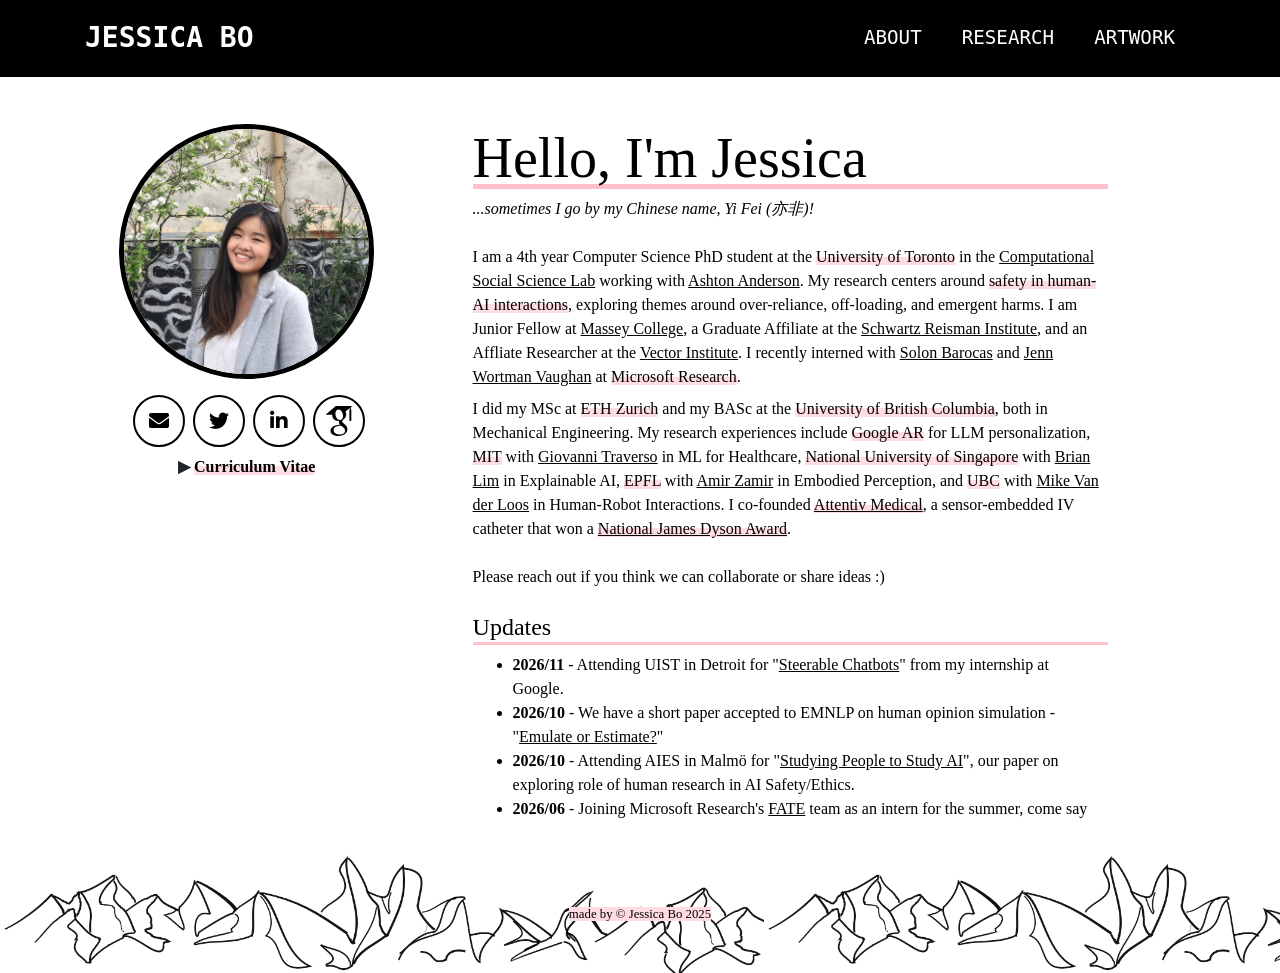
<file: index.html>
<!DOCTYPE html>
<html lang="en">

<head>

  <meta charset="utf-8">
  <meta name="viewport" content="width=device-width, initial-scale=1, shrink-to-fit=no">
  <meta property='og:title' content="Jessica Bo | Personal Website"/>
  <meta property='og:image' content="img/mountains_preview.png"/>

  <title>Jessica Bo</title>
  <meta content="" name="descriptison">
  <meta content="" name="keywords">

  <!-- Custom fonts for this theme -->
  <link href="vendor/fontawesome-free/css/all.min.css" rel="stylesheet" type="text/css">
  <link href="https://fonts.googleapis.com/css?family=Dosis:400,700" rel="stylesheet" type="text/css">
  <link href="https://fonts.googleapis.com/css?family=Montserrat:400,700" rel="stylesheet" type="text/css">
  <link href="https://fonts.googleapis.com/css?family=Lato:400,700,400italic,700italic" rel="stylesheet" type="text/css">

  <!-- Favicons -->
  <link rel="shortcut icon" href="favicon.ico" type="image/x-icon">
  <link rel="icon" href="favicon.ico" type="image/x-icon">
  <link rel="stylesheet" href="assets/academicons-1.9.4/css/academicons.min.css"/>

  <!-- Theme CSS -->
  <link href="css/freelancer.css" rel="stylesheet">

</head>

<body id="page-top">

  <!-- Navigation -->
  <nav class="navbar navbar-expand-lg bg-secondary text-uppercase fixed-top" id="mainNav">
    <div class="container">
      <a class="navbar-brand js-scroll-trigger" href="index.html">Jessica Bo</a>
      <button class="navbar-toggler navbar-toggler-right text-uppercase bg-secondary text-white rounded" type="button" data-toggle="collapse" data-target="#navbarResponsive" aria-controls="navbarResponsive" aria-expanded="false" aria-label="Toggle navigation">
        Menu
        <i class="fas fa-bars"></i>
      </button>
      <div class="collapse navbar-collapse" id="navbarResponsive">
        <ul class="navbar-nav ml-auto">
          <li class="nav-item mx-0 mx-lg-1">
            <a class="nav-link py-3 px-0 px-lg-3 rounded js-scroll-trigger large" href="index.html">About</a>
          </li>
          <li class="nav-item mx-0 mx-lg-1">
            <a class="nav-link py-3 px-0 px-lg-3 rounded js-scroll-trigger large" href="research.html">Research</a>
          </li>
          <li class="nav-item mx-0 mx-lg-1">
            <a class="nav-link py-3 px-0 px-lg-3 rounded js-scroll-trigger large" href="portfolio.html">Artwork</a>
          </li>
        </ul>
      </div>
    </div>
  </nav>

  <!-- Masthead -->
  <header class="masthead bg-primary text-center">
    <div class="container">
      <div class="row">
        <div class="col-md-3 element">
          <!-- Masthead Avatar Image -->
          <img class="masthead-avatar img-fluid rounded-circle mb-2" src="img/jessica.JPG" alt="">

          <div class="mt-2 mb-1 text-center">
            <a class="btn btn-outline-primary btn-social ml-1 mb-1" href="mailto:jbo@cs.toronto.edu">
              <i class="fas fa-envelope"></i>
            </a>
            <a class="btn btn-outline-primary btn-social ml-1 mb-1" href="https://twitter.com/jbo_twt", target="blank">
              <i class="fab fa-fw fa-twitter"></i>
            </a>
            <a class="btn btn-outline-primary btn-social ml-1 mb-1" href="https://www.linkedin.com/in/jessica-bo/" target="_blank">
              <i class="fab fa-fw fa-linkedin-in"></i>
            </a>
            <a class="btn btn-outline-primary btn-social ml-1 mb-1" href="https://scholar.google.com/citations?user=fTKVUJsAAAAJ&hl=en" target="_blank"> 
              <i class="ai ai-google-scholar ai-2x"></i>
            </a>
<!--             <a class="btn btn-outline-primary btn-social ml-1 mb-1" href="https://github.com/jessica-bo" target="_blank">
              <i class="fab fa-github"></i>
            </a> -->
 <!--            <a class="btn btn-outline-primary btn-social ml-1 mb-1" href="https://www.youtube.com/channel/UCHhxFUDgcFTMIKTqSRzRgJA" target="_blank">
              <i class="fab fa-youtube"></i>
            </a> -->
          </div>

          <div class="mb-2 font-weight-bold"> ▶ 
            <a href="documents/Jessica_YiFei_Bo_CV.pdf" target="_blank">
              <highlight>Curriculum Vitae</highlight>
            </a>
          </div>

        </div>


        <div class="col-md-7 element text-left text-black">
          <h2 class="masthead-heading mt-2">Hello, I'm Jessica </h2>
          <p><i>...sometimes I go by my Chinese name, Yi Fei (亦非)!</i></p>
          <p class="mt-4"> I am a 4th year Computer Science PhD student at the <highlight>University of Toronto</highlight> in the <a href="https://csslab.cs.toronto.edu/" target="blank" class="font-underline">Computational Social Science Lab</a> working with <a href="https://www.cs.toronto.edu/~ashton/" target="_blank" class="font-underline">Ashton Anderson</a>. My research centers around <highlight>safety in human-AI interactions</highlight>, exploring themes around over-reliance, off-loading, and emergent harms. I am Junior Fellow at <a href="https://www.masseycollege.ca/" target="blank" class="font-underline">Massey College</a>, a Graduate Affiliate at the <a href="https://srinstitute.utoronto.ca/" target="blank" class="font-underline">Schwartz Reisman Institute</a>, and an Affliate Researcher at the <a href="https://vectorinstitute.ai/" target="blank" class="font-underline">Vector Institute</a>. I recently interned with <a href="https://www.microsoft.com/en-us/research/people/solon/" target="blank" class="font-underline">Solon Barocas</a> and <a href="https://www.microsoft.com/en-us/research/people/jenn/" target="blank" class="font-underline">Jenn Wortman Vaughan</a> at <highlight>Microsoft Research</highlight>.

          <p >I did my MSc at <highlight>ETH Zurich</highlight> and my BASc at the <highlight>University of British Columbia</highlight>, both in Mechanical Engineering. My research experiences include <highlight>Google AR</highlight> for LLM personalization, <highlight>MIT</highlight> with <a href="https://meche.mit.edu/people/faculty/cgt20@mit.edu" target="_blank" class="font-underline">Giovanni Traverso</a> in ML for Healthcare, <highlight>National University of Singapore</highlight> with <a href="https://www.brianlim.net/" target="_blank" class="font-underline">Brian Lim</a> in Explainable AI, <highlight>EPFL</highlight> with <a href="https://vilab.epfl.ch/" target="_blank" class="font-underline">Amir Zamir</a> in Embodied Perception, and <highlight>UBC</highlight> with <a href="https://caris.mech.ubc.ca/" class="font-underline">Mike Van der Loos</a> in Human-Robot Interactions. 
           I co-founded <a href="https://www.attentivmedical.com/" target="_blank" class="font-underline"><highlight>Attentiv Medical</highlight></a>, a sensor-embedded IV catheter that won a <a href="https://www.dysoncanada.ca/en/newsroom/overview/press-release/2020-james-dyson-award-winner" target="_blank" class="font-underline"><highlight>National James Dyson Award</highlight></a>. 

          <p class="mt-4"> Please reach out if you think we can collaborate or share ideas :)</p>


          <div>
            <h3 class="masthead-subheading mt-4">Updates</h3>
              <ul class="updates-list">
                <li><b>2026/11</b> - Attending UIST in Detroit for "<a href="https://arxiv.org/abs/2505.04260" target="blank" class="font-underline">Steerable Chatbots</a>" from my internship at Google.</li>
                <li><b>2026/10</b> - We have a short paper accepted to EMNLP on human opinion simulation - "<a href="https://aclanthology.org/2026.findings-emnlp.1379/" target="blank" class="font-underline">Emulate or Estimate?</a>"</li>
                <li><b>2026/10</b> - Attending AIES in Malmö for "<a href="https://arxiv.org/abs/2608.05656" target="blank" class="font-underline">Studying People to Study AI</a>", our paper on exploring role of human research in AI Safety/Ethics.</li>
                <li><b>2026/06</b> - Joining Microsoft Research's <a href="https://www.microsoft.com/en-us/research/theme/fate/" target="blank" class="font-underline">FATE</a> team as an intern for the summer, come say hi if you're in NYC!</li>
                <li><b>2026/04</b> - Our study on the <a href="https://arxiv.org/abs/2510.03667" target="blank" class="font-underline">impacts of LLM sycophancy on novices</a> is accepted to CHI 2026 (with an Honourable Mention!). I'll also be at the BiAlign and HEAL workshops.</li>
                <li><b>2026/03</b> - Our paper on <a href="https://arxiv.org/abs/2601.13188" target="blank" class="font-underline">perceptions and practices in AI Companion relationships</a> is accepted to FAccT 2026 --> check out the <a href="https://zxnnic.github.io/ai-companion" target="blank" class="font-underline">project website for our zine</a>!</li>
                <li><b>2026/02</b> - Presented our <a href="https://arxiv.org/abs/2602.22070" target="blank" class="font-underline">paper</a> on LLM exhibiting inconsistent trust towards other agents at <a href="iaseai.org/our-programs/iaseai26" target="blank" class="font-underline">IASEAI 2026</a> in Paris</li>
                <li><b>2025/07</b> - Awarded the <a href="https://vanier.gc.ca/en/scholar_search-chercheur_recherche_2025.html" target="blank" class="font-underline">Vanier Canada Graduate Scholarship</a> (only recipient from UofT CS) for my proposed PhD research!</li>
                <li><b>2025/06</b> - Renewed my Walter C. Sumner Memorial Fellowship for another year.</li>
                <li><b>2025/05</b> - "<a href="https://arxiv.org/abs/2412.15584" target="blank" class="font-underline">To Rely or Not to Rely</a>?", our paper on appropriate reliance for LLMs, received Honourable Mention at CHI 2025! We also have a short paper "<a href="https://arxiv.org/pdf/2505.08063" target="blank" class="font-underline">Who's the Leader</a>?" in the Tools-for-Thoughts Workshop.</li>
                <li><b>2024/10</b> - In Pittsburgh for UIST and AAAI HCOMP (presenting our recent paper on <a href="https://papers.ssrn.com/sol3/papers.cfm?abstract_id=4940162" target="blank" class="font-underline">LLM Disclosures & Disclaimers</a>)!</li>
                <li><b>2024/06</b> - I'll be joining the Schwartz Reisman Institute as a <a href="https://srinstitute.utoronto.ca/news/sri-announces-2024-fellowship-recipients" target="blank" class="font-underline">Graduate Fellow.</a></li>
                <li><b>2024/06</b> - Received the Ontario Graduate Scholarship and the Walter C. Sumner Memorial Fellowship.</li>
                <li><b>2024/02</b> - Received the Wolfond Scholarship from the CS department.</li>
                <li><b>2024/01</b> - <a href="documents/incrementalXAI.pdf" target="_blank" class="font-underline">Incremental XAI</a> from my internship at NUS is accepted to CHI 2024.</li>
                <li><b>2023/09</b> - Started PhD at University of Toronto!</li>
              </ul>
          </div>

        </div>

      </div>
    </div>
  </header>

  <!-- Copyright Section -->
  <section class="copyright text-center">
    <div class="pt-5 pb-5" style="background-image: url('img/mountains.png'); background-size: contain, cover; background-repeat: repeat-x;">
      <small class="mt-5"><fulllight>made by © Jessica Bo 2025</fulllight></small>
    </div>
  </section>

  <!-- Bootstrap core JavaScript -->
  <script src="vendor/jquery/jquery.min.js"></script>
  <script src="vendor/bootstrap/js/bootstrap.bundle.min.js"></script>

  <!-- Plugin JavaScript -->
  <script src="vendor/jquery-easing/jquery.easing.min.js"></script>

  <!-- Custom scripts for this template -->
  <script src="js/freelancer.min.js"></script>

</body>

</html>
</file>
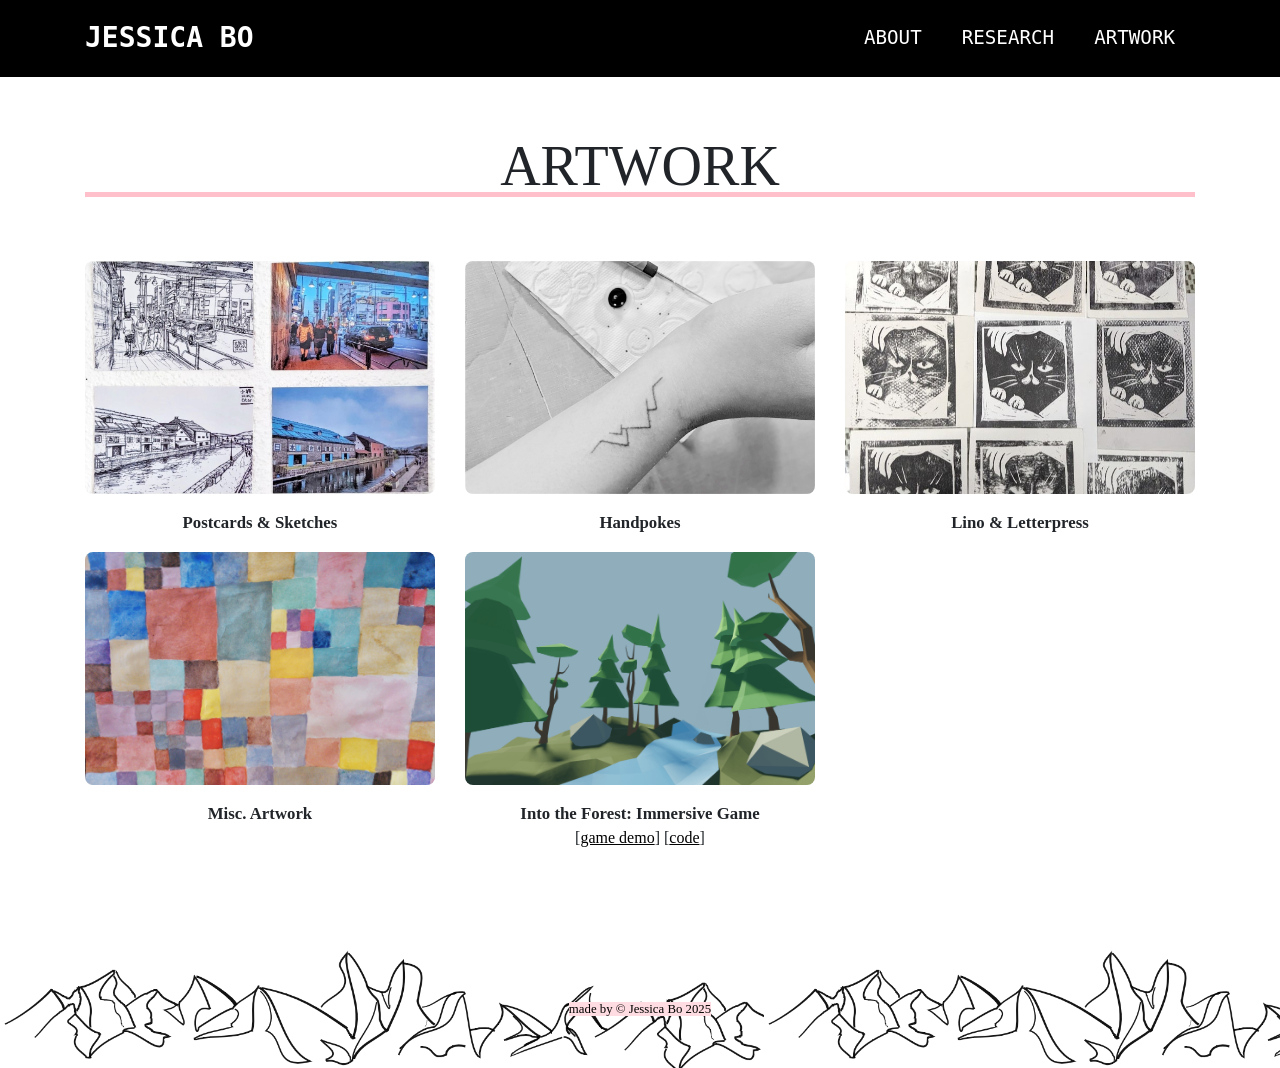
<file: portfolio.html>
<!DOCTYPE html>
<html lang="en">

<head>

  <meta charset="utf-8">
  <meta name="viewport" content="width=device-width, initial-scale=1, shrink-to-fit=no">
  <meta property='og:title' content="Jessica Bo | Personal Website"/>
  <meta property='og:image' content="img/mountains_preview.png"/>

  <title>Jessica Bo | Artwork</title>
  <meta content="" name="descriptison">
  <meta content="" name="keywords">

  <!-- Custom fonts for this theme -->
  <link href="vendor/fontawesome-free/css/all.min.css" rel="stylesheet" type="text/css">
  <link href="https://fonts.googleapis.com/css?family=Dosis:400,700" rel="stylesheet" type="text/css">
  <link href="https://fonts.googleapis.com/css?family=Montserrat:400,700" rel="stylesheet" type="text/css">
  <link href="https://fonts.googleapis.com/css?family=Lato:400,700,400italic,700italic" rel="stylesheet" type="text/css">

  <!-- Favicons -->
  <link rel="shortcut icon" href="favicon.ico" type="image/x-icon">
  <link rel="icon" href="favicon.ico" type="image/x-icon">

  <!-- Theme CSS -->
  <link href="css/freelancer.css" rel="stylesheet">

</head>

<body id="page-top">

  <!-- Navigation -->
  <nav class="navbar navbar-expand-lg bg-secondary text-uppercase fixed-top" id="mainNav">
    <div class="container">
      <a class="navbar-brand js-scroll-trigger" href="#page-top">Jessica Bo</a>
      <button class="navbar-toggler navbar-toggler-right text-uppercase bg-secondary text-white rounded" type="button" data-toggle="collapse" data-target="#navbarResponsive" aria-controls="navbarResponsive" aria-expanded="false" aria-label="Toggle navigation">
        Menu
        <i class="fas fa-bars"></i>
      </button>
      <div class="collapse navbar-collapse" id="navbarResponsive">
        <ul class="navbar-nav ml-auto">
          <li class="nav-item mx-0 mx-lg-1">
            <a class="nav-link py-3 px-0 px-lg-3 rounded js-scroll-trigger large" href="index.html">About</a>
          </li>
          <li class="nav-item mx-0 mx-lg-1">
            <a class="nav-link py-3 px-0 px-lg-3 rounded js-scroll-trigger large" href="research.html">Research</a>
          </li>
          <li class="nav-item mx-0 mx-lg-1">
            <a class="nav-link py-3 px-0 px-lg-3 rounded js-scroll-trigger large" href="portfolio.html">Artwork</a>
          </li>
        </ul>
      </div>
    </div>
  </nav>


  <!-- Portfolio Section -->
  <section class="page-section portfolio" id="portfolio">
    <div class="container">

      <!-- Portfolio Section Heading -->
      <h1 class="page-section-heading text-center text-uppercase">Artwork</h1>

      <div class="row mt-5 mb-6">

        <div class="col-md-6 col-lg-4">
          <div class="portfolio-item mx-auto" data-toggle="modal" data-target="#postcards">
            <div class="portfolio-item-caption d-flex align-items-center justify-content-center h-100 w-100">
              <div class="portfolio-item-caption-content text-center">
                <p>Sketches and pictures from times abroad.</p>
              </div>
            </div>
            <img class="img-fluid" src="img/portfolio/postcards/postcards.jpeg" alt="">
          </div>
          <div class="portfolio-label">Postcards & Sketches</div>
          <!-- <div class="portfolio-skill">freehand sketches</div> -->
        </div>

        <div class="col-md-6 col-lg-4">
          <div class="portfolio-item mx-auto" data-toggle="modal" data-target="#tattoos">
            <div class="portfolio-item-caption d-flex align-items-center justify-content-center h-100 w-100">
              <div class="portfolio-item-caption-content text-center">
                <p>My coolest quarantine hobby.</p>
              </div>
            </div>
            <img class="img-fluid" src="img/portfolio/tattoos/tattoo.jpg" alt="">
          </div>
          <div class="portfolio-label">Handpokes</div>
          <!-- <div class="portfolio-skill">tattooing</div> -->
        </div>

        <div class="col-md-6 col-lg-4">
          <div class="portfolio-item mx-auto" data-toggle="modal" data-target="#lino">
            <div class="portfolio-item-caption d-flex align-items-center justify-content-center h-100 w-100">
              <div class="portfolio-item-caption-content text-center">
                <p>A return to analog arts.</p>
              </div>
            </div>
            <img class="img-fluid" src="img/portfolio/lino/lino.jpg" alt="">
          </div>
          <div class="portfolio-label">Lino & Letterpress</div>
          <!-- <div class="portfolio-skill">freehand sketches</div> -->
        </div>

        <div class="col-md-6 col-lg-4">
          <div class="portfolio-item mx-auto" data-toggle="modal" data-target="#otherart">
            <div class="portfolio-item-caption d-flex align-items-center justify-content-center h-100 w-100">
              <div class="portfolio-item-caption-content text-center">
                <p>A curation of whimsical, half-abandoned art pieces.</p>
              </div>
            </div>
            <img class="img-fluid" src="img/portfolio/otherart/flora.jpg" alt="">
          </div>
          <div class="portfolio-label">Misc. Artwork</div>
          <!-- <div class="portfolio-skill">visual art</div> -->
        </div>

        <div class="col-md-6 col-lg-4">
          <div class="portfolio-item mx-auto" data-toggle="modal" data-target="#forest">
            <div class="portfolio-item-caption d-flex align-items-center justify-content-center h-100 w-100">
              <div class="portfolio-item-caption-content text-center">
                <p>An audio- and visual-immersive escape game set in a mysterious forest.</p>
              </div>
            </div>
            <img class="img-fluid" src="img/portfolio/into_the_forest.png" alt="">
          </div>
          <div class="portfolio-label">Into the Forest: Immersive Game</div>
          <!-- <div class="portfolio-skill">Unity, Blender, visual design, storyboarding</div> -->
          <div class="text-center"> 
            [<a href="intotheforest.html" target="_blank" class="font-underline">game demo</a>]
            <!-- [<highlight><a href="https://youtu.be/q1nEGKHzwJc" target="_blank">video</a></highlight>],  -->
            [<a href="https://github.com/jessica-bo/intotheforest" target="_blank" class="font-underline">code</a>]
          </div>
        </div>

      </div>

    </div>
  </section>

  <!-- Copyright Section -->
  <section class="copyright text-center">
    <div class="pt-5 pb-5" style="background-image: url('img/mountains.png'); background-size: contain, cover; background-repeat: repeat-x;">
      <small class="mt-6"><fulllight>made by © Jessica Bo 2025</fulllight></small>
    </div>
  </section>

  <!-- Portfolio Modals -->

  <div class="portfolio-modal modal fade" id="forest" tabindex="-1" role="dialog" aria-labelledby="forestLabel" aria-hidden="true">
    <div class="modal-dialog modal-xl" role="document">
      <div class="modal-content">
        <button type="button" class="close" data-dismiss="modal" aria-label="Close">
          <span aria-hidden="true">
            <i class="fas fa-times fa-xs"></i>
          </span>
        </button>
        <div class="modal-body">
          <div class="container">
            <div class="row justify-content-center">
              <div class="col-lg-10">
                <h1 class="portfolio-modal-title mb-4 text-center">Into the Forest: Immersive Game</h1>
                <div class="video-container mb-4">
                  <iframe width="560" height="315" src="https://www.youtube.com/embed/q1nEGKHzwJc" frameborder="0" allow="accelerometer; autoplay; encrypted-media; gyroscope; picture-in-picture" allowfullscreen></iframe>
                </div>

<!--                 <div class="large mb-2 font-weight-bold text-center"> ▶ 
                  <a href="intotheforest.html" target="_blank">
                    <highlight>game demo</highlight>
                  </a>, 
                  <a href="https://github.com/jessica-bo/intotheforest" target="_blank">
                    <highlight>code</highlight>
                  </a>
                </div> -->

                <h6 class="large font-weight-bold "><highlight>Motivation: </highlight></h6>
                <p>Achieving full immersion in gaming is difficult but desirable for player engagement. Despite being limited by computation power and the lack of AR/VR hardware, we nevertheless wanted to create an immersive and artistic gaming experience. Moreover, we try to shift the player's emotions from the start to the end of the game by creating gradually crescendoing tension and urgency. We focused on creating the visual and sound systems, as 80% of environmental information comes from vision and 15% comes from hearing. This, "Into the Forest", a first-person escape game set in a cheerfully deceptive forest, was born:</p>
                <p class="font-italic text-center">You wake up in the middle of a forest, no memories of how you got here. But somehow it feels like you’ve been floating through these woods for a long time now. With birdsongs in the background and the sun high, the forest feels alive. Something in the air seems off, however. A tinge of mystery. Well, nothing to do but to venture further. There must be someway home. But soon the bird calls cease, a wispy mist floats, around and into you. Dark clouds blot the sky. Thick clouds infect your mind. Something the air seems off. </p>
                <p class="mb-3 font-italic text-center">The forest feels alive.</p>

<!--                 <h6 class="large font-weight-bold "><highlight>Responsibilities: </highlight></h6>
                <ul>
                  <li>Brainstormed game storyboard and developed early moodboard and concept art</li>
                  <li>Created various low-poly nature assets with Blender</li>
                  <li>Programatically controlled lighting, scene layout, asset arrangement, skybox effects, fog rendering, and win/lose conditions in Unity </li>
                  <li>Collected beta tester feedback and added requested improvements to the game </li>
                </ul>

                <h6 class="large font-weight-bold"><highlight>Collaborators: </highlight></h6>
                <ul>
                  <li>Kevin T. (ETH Zurich Robotics)</li>
                  <li>Andyn O. (Empa)</li>
                </ul> -->
              </div>
            </div>
          </div>
        </div>
      </div>
    </div>
  </div>

  <div class="portfolio-modal modal fade" id="postcards" tabindex="-1" role="dialog" aria-labelledby="postcardsLabel" aria-hidden="true">
    <div class="modal-dialog modal-xl" role="document">
      <div class="modal-content">
        <button type="button" class="close" data-dismiss="modal" aria-label="Close">
          <span aria-hidden="true">
            <i class="fas fa-times fa-xs"></i>
          </span>
        </button>
        <div class="modal-body">
          <div class="container">
            <div class="row justify-content-center">
              <div class="col-lg-10">
                <h1 class="portfolio-modal-title mb-4 text-center">Postcards & Sketches</h1>
                  <div id="postcardCarousel" class="carousel slide" data-ride="carousel">
                    <ol class="carousel-indicators">
                        <li data-target="#postcardCarousel" data-slide-to="0" class="active"></li>
                        <li data-target="#postcardCarousel" data-slide-to="1"></li>
                        <li data-target="#postcardCarousel" data-slide-to="2"></li>
                        <li data-target="#postcardCarousel" data-slide-to="3"></li>
                        <li data-target="#postcardCarousel" data-slide-to="4"></li>
                        <li data-target="#postcardCarousel" data-slide-to="5"></li>
                        <li data-target="#postcardCarousel" data-slide-to="6"></li>
                        <li data-target="#postcardCarousel" data-slide-to="7"></li>
                        <li data-target="#postcardCarousel" data-slide-to="8"></li>
                        <li data-target="#postcardCarousel" data-slide-to="9"></li>
                        <li data-target="#postcardCarousel" data-slide-to="10"></li>
                    </ol>
                    <div class="carousel-inner">
                        <div class="carousel-item active">
                            <img class="d-block w-100" src="img/portfolio/postcards/otaru_street.jpeg" alt="Otaru street">
                            <div class="carousel-caption d-none d-md-block">
                                <h5><fulllight><i> Street in Otaru, Hokkaido, Japan </i></fulllight></h5>
                                <p>(43.194092, 141.002771)</p>
                            </div>
                        </div>
                        <div class="carousel-item">
                            <img class="d-block w-100" src="img/portfolio/postcards/otaru_canal.jpeg" alt="Otaru canal">
                            <div class="carousel-caption d-none d-md-block">
                                <h5><fulllight><i> Canal in Otaru, Hokkaido, Japan </i></fulllight></h5>
                                <p>(43.199914, 141.001594)</p>
                            </div>
                        </div>
                        <div class="carousel-item">
                            <img class="d-block w-100" src="img/portfolio/postcards/tokyo.jpg" alt="Tokyo intersection">
                            <div class="carousel-caption d-none d-md-block">
                                <h5><fulllight><i> Underpass in Shinjuku City, Tokyo, Japan </i></fulllight></h5>
                                <p>(35.701311, 139.700744)</p>
                            </div>
                        </div>
                        <div class="carousel-item">
                            <img class="d-block w-100" src="img/portfolio/postcards/nishiki.jpeg" alt="Nishiki Market">
                            <div class="carousel-caption d-none d-md-block">
                                <h5><fulllight><i> Seafood stall in Nishki Market, Kyoto, Japan </i></fulllight></h5>
                                <p>(35.004882, 135.764916)</p>
                            </div>
                        </div>
                        <div class="carousel-item">
                            <img class="d-block w-100" src="img/portfolio/postcards/golden_pass.jpeg" alt="Golden Pass Railway">
                            <div class="carousel-caption d-none d-md-block">
                                <h5><fulllight><i> Golden Pass Railway near Saanen, Bern, Switzerland </i></fulllight></h5>
                                <p>(46.491337, 7.280064)</p>
                            </div>
                        </div>
                        <div class="carousel-item">
                            <img class="d-block w-100" src="img/portfolio/postcards/annecy.jpeg" alt="Annecy Old Town">
                            <div class="carousel-caption d-none d-md-block">
                                <h5><fulllight><i> Vieille Ville de Annecy, Haute-Savoie, France </i></fulllight></h5>
                                <p>(45.898848, 6.125080)</p>
                            </div>
                        </div>
                        <div class="carousel-item">
                            <img class="d-block w-100" src="img/portfolio/postcards/paris.jpeg" alt="Passage des Panoramas">
                            <div class="carousel-caption d-none d-md-block">
                                <h5><fulllight><i> Passage des Panoramas in Paris, Île-de-France, France </i></fulllight></h5>
                                <p>(48.870608, 2.341582)</p>
                            </div>
                        </div>
                        <div class="carousel-item">
                            <img class="d-block w-100" src="img/portfolio/postcards/oslo.jpeg" alt="Akrobaten Bridge">
                            <div class="carousel-caption d-none d-md-block">
                                <h5><fulllight><i> Akrobaten Bridge in Oslo, Norway </i></fulllight></h5>
                                <p>(59.910171, 10.760282)</p>
                            </div>
                        </div>
                        <div class="carousel-item">
                            <img class="d-block w-100" src="img/portfolio/postcards/athens.jpeg" alt="Peek a Bloom in Athens">
                            <div class="carousel-caption d-none d-md-block">
                                <h5><fulllight><i> Peek a Bloom in Athens, Greece </i></fulllight></h5>
                                <p>(37.976883, 23.731930)</p>
                            </div>
                        </div>
                        <div class="carousel-item">
                            <img class="d-block w-100" src="img/portfolio/postcards/porto.jpeg" alt="Kittie Point Rock in Porto">
                            <div class="carousel-caption d-none d-md-block">
                                <h5><fulllight><i> Kittie Point Rock in Porto, Portugal </i></fulllight></h5>
                                <p>(41.139156, -8.607268)</p>
                            </div>
                        </div>
                        <div class="carousel-item">
                            <img class="d-block w-100" src="img/portfolio/postcards/lisbon.jpeg" alt="Streets of Alfama in Lisbon">
                            <div class="carousel-caption d-none d-md-block">
                                <h5><fulllight><i> Alfama District in Lisbon, Portugal </i></fulllight></h5>
                                <p>(38.71260, -9.135844)</p>
                            </div>
                        </div>
                    </div>
                    <a class="carousel-control-prev" href="#postcardCarousel" role="button" data-slide="prev">
                        <span class="carousel-control-prev-icon" aria-hidden="true"></span>
                        <span class="sr-only">Previous</span>
                    </a>
                    <a class="carousel-control-next" href="#postcardCarousel" role="button" data-slide="next">
                        <span class="carousel-control-next-icon" aria-hidden="true"></span>
                        <span class="sr-only">Next</span>
                    </a>
                </div>

                <p class="mt-4 mb-3 font-italic text-center">If you're interested in commisioning a postcard sketch, contact me!</p>
              </div>
            </div>
          </div>
        </div>
      </div>
    </div>
  </div> 

  <div class="portfolio-modal modal fade" id="tattoos" tabindex="-1" role="dialog" aria-labelledby="tattoosLabel" aria-hidden="true">
    <div class="modal-dialog modal-xl" role="document">
      <div class="modal-content">
        <button type="button" class="close" data-dismiss="modal" aria-label="Close">
          <span aria-hidden="true">
            <i class="fas fa-times fa-xs"></i>
          </span>
        </button>
        <div class="modal-body">
          <div class="container">
            <div class="row justify-content-center">
              <div class="col-lg-10">
                <h1 class="portfolio-modal-title mb-4 text-center">Handpokes</h1>
                  <div id="tattooCarousel" class="carousel slide" data-ride="carousel">
                    <ol class="carousel-indicators">
                        <li data-target="#tattooCarousel" data-slide-to="0" class="active"></li>
                        <li data-target="#tattooCarousel" data-slide-to="1"></li>
                        <li data-target="#tattooCarousel" data-slide-to="2"></li>
                        <li data-target="#tattooCarousel" data-slide-to="3"></li>
                        <li data-target="#tattooCarousel" data-slide-to="4"></li>
                        <li data-target="#tattooCarousel" data-slide-to="5"></li>
                    </ol>
                    <div class="carousel-inner">
                        <div class="carousel-item active">
                            <img class="d-block w-100" src="img/portfolio/tattoos/fable.jpeg" alt="Tattoo of Fable">
                            <div class="carousel-caption d-none d-md-block">
                                <h5><fulllight><i> fable </i></fulllight></h5>
                            </div>
                        </div>
                        <div class="carousel-item">
                            <img class="d-block w-100" src="img/portfolio/tattoos/bust.jpeg" alt="Tattoo of a Greek bust">
                            <div class="carousel-caption d-none d-md-block">
                                <h5><fulllight><i> marbled </i></fulllight></h5>
                            </div>
                        </div>
                        <div class="carousel-item">
                            <img class="d-block w-100" src="img/portfolio/tattoos/leaf.jpg" alt="Tattoo of leaf">
                            <div class="carousel-caption d-none d-md-block">
                                <h5><fulllight><i> spring sprig </i></fulllight></h5>
                            </div>
                        </div>
                        <div class="carousel-item">
                            <img class="d-block w-100" src="img/portfolio/tattoos/mountain.jpg" alt="Tattoo of mountain">
                            <div class="carousel-caption d-none d-md-block">
                                <h5><fulllight><i>  minimal mountains  </i></fulllight></h5>
                            </div>
                        </div>
                        <div class="carousel-item">
                            <img class="d-block w-100" src="img/portfolio/tattoos/triangles.jpeg" alt="Tattoo of triangles">
                            <div class="carousel-caption d-none d-md-block">
                                <h5><fulllight><i>  triangles  </i></fulllight></h5>
                            </div>
                        </div>
                        <div class="carousel-item">
                            <img class="d-block w-100" src="img/portfolio/tattoos/arrow.jpg" alt="Tattoo of arrows">
                            <div class="carousel-caption d-none d-md-block">
                                <h5><fulllight> <i> ups and downs  </i></fulllight></h5>
                            </div>
                        </div>
                    </div>
                    <a class="carousel-control-prev" href="#tattooCarousel" role="button" data-slide="prev">
                        <span class="carousel-control-prev-icon" aria-hidden="true"></span>
                        <span class="sr-only">Previous</span>
                    </a>
                    <a class="carousel-control-next" href="#tattooCarousel" role="button" data-slide="next">
                        <span class="carousel-control-next-icon" aria-hidden="true"></span>
                        <span class="sr-only">Next</span>
                    </a>
                </div>
              </div>
            </div>
          </div>
        </div>
      </div>
    </div>
  </div> 

  <div class="portfolio-modal modal fade" id="lino" tabindex="-1" role="dialog" aria-labelledby="linoLabel" aria-hidden="true">
    <div class="modal-dialog modal-xl" role="document">
      <div class="modal-content">
        <button type="button" class="close" data-dismiss="modal" aria-label="Close">
          <span aria-hidden="true">
            <i class="fas fa-times fa-xs"></i>
          </span>
        </button>
        <div class="modal-body">
          <div class="container">
            <div class="row justify-content-center">
              <div class="col-lg-10">
                <h1 class="portfolio-modal-title mb-4 text-center">Lino & Letterpress</h1>
                  <div id="linoCarousel" class="carousel slide" data-ride="carousel">
                    <ol class="carousel-indicators">
                        <li data-target="#linoCarousel" data-slide-to="0" class="active"></li>
                        <li data-target="#linoCarousel" data-slide-to="1"></li>
                        <li data-target="#linoCarousel" data-slide-to="2"></li>
                        <li data-target="#linoCarousel" data-slide-to="3"></li>
                        <li data-target="#linoCarousel" data-slide-to="4"></li>
                        <li data-target="#linoCarousel" data-slide-to="5"></li>
                        <li data-target="#linoCarousel" data-slide-to="6"></li>
                        <li data-target="#linoCarousel" data-slide-to="7"></li>
                    </ol>
                    <div class="carousel-inner">
                        <div class="carousel-item active">
                            <img class="d-block w-100" src="img/portfolio/lino/9lives.jpg" alt="Print: 9 lives">
                            <div class="carousel-caption d-none d-md-block">
                                <h5><fulllight><i> 9 lives </i></fulllight></h5>
                            </div>
                        </div>
                        <div class="carousel-item">
                            <img class="d-block w-100" src="img/portfolio/lino/chikawa.jpg" alt="Print: chikawa">
                            <div class="carousel-caption d-none d-md-block">
                                <h5><fulllight><i> chikawa </i></fulllight></h5>
                            </div>
                        </div>
                        <div class="carousel-item">
                            <img class="d-block w-100" src="img/portfolio/lino/happy.jpg" alt="Print: happy">
                            <div class="carousel-caption d-none d-md-block">
                                <h5><fulllight><i> happy </i></fulllight></h5>
                            </div>
                        </div>
                        <div class="carousel-item">
                            <img class="d-block w-100" src="img/portfolio/lino/lunchtime.jpg" alt="Print: lunchtime">
                            <div class="carousel-caption d-none d-md-block">
                                <h5><fulllight><i> lunchtime </i></fulllight></h5>
                            </div>
                        </div>
                        <div class="carousel-item">
                            <img class="d-block w-100" src="img/portfolio/lino/polite.jpg" alt="Print: polite">
                            <div class="carousel-caption d-none d-md-block">
                                <h5><fulllight><i> polite </i></fulllight></h5>
                            </div>
                        </div>
                        <div class="carousel-item">
                            <img class="d-block w-100" src="img/portfolio/lino/punchcard.jpg" alt="Print: punchcard">
                            <div class="carousel-caption d-none d-md-block">
                                <h5><fulllight><i> punchcard </i></fulllight></h5>
                            </div>
                        </div>
                        <div class="carousel-item">
                            <img class="d-block w-100" src="img/portfolio/lino/rat.jpg" alt="Print: rat">
                            <div class="carousel-caption d-none d-md-block">
                                <h5><fulllight><i> rat </i></fulllight></h5>
                            </div>
                        </div>
                        <div class="carousel-item">
                            <img class="d-block w-100" src="img/portfolio/lino/thanks.jpg" alt="Print: thanks">
                            <div class="carousel-caption d-none d-md-block">
                                <h5><fulllight><i> thanks </i></fulllight></h5>
                            </div>
                        </div>
                    </div>
                    <a class="carousel-control-prev" href="#linoCarousel" role="button" data-slide="prev">
                        <span class="carousel-control-prev-icon" aria-hidden="true"></span>
                        <span class="sr-only">Previous</span>
                    </a>
                    <a class="carousel-control-next" href="#linoCarousel" role="button" data-slide="next">
                        <span class="carousel-control-next-icon" aria-hidden="true"></span>
                        <span class="sr-only">Next</span>
                    </a>
                </div>
              </div>
            </div>
          </div>
        </div>
      </div>
    </div>
  </div>

  <div class="portfolio-modal modal fade" id="otherart" tabindex="-1" role="dialog" aria-labelledby="otherartLabel" aria-hidden="true">
    <div class="modal-dialog modal-xl" role="document">
      <div class="modal-content">
        <button type="button" class="close" data-dismiss="modal" aria-label="Close">
          <span aria-hidden="true">
            <i class="fas fa-times fa-xs"></i>
          </span>
        </button>
        <div class="modal-body">
          <div class="container">
            <div class="row justify-content-center">
              <div class="col-lg-10">
                <h1 class="portfolio-modal-title mb-4 text-center">Misc. Artwork</h1>
                  <div id="artCarousel" class="carousel slide" data-ride="carousel">
                    <ol class="carousel-indicators">
                        <li data-target="#artCarousel" data-slide-to="0" class="active"></li>
                        <li data-target="#artCarousel" data-slide-to="1"></li>
                        <li data-target="#artCarousel" data-slide-to="2"></li>
                        <li data-target="#artCarousel" data-slide-to="3"></li>
                        <li data-target="#artCarousel" data-slide-to="4"></li>
                        <li data-target="#artCarousel" data-slide-to="5"></li>
                    </ol>
                    <div class="carousel-inner">
                        <div class="carousel-item active">
                            <img class="d-block w-100" src="img/portfolio/otherart/sandstorm.png" alt="Oil painting">
                            <div class="carousel-caption d-none d-md-block">
                                <h5><fulllight><i> sandstorm </i></fulllight></h5>
                            </div>
                        </div>
                        <div class="carousel-item">
                            <img class="d-block w-100" src="img/portfolio/otherart/sublime.JPG" alt="Acrylic painting">
                            <div class="carousel-caption d-none d-md-block">
                                <h5><fulllight><i> "A Sublime Night Out With My Step-Parents" </i></fulllight></h5>
                            </div>
                        </div>
                        <div class="carousel-item">
                            <img class="d-block w-100" src="img/portfolio/otherart/ponti.png" alt="Digital painting">
                            <div class="carousel-caption d-none d-md-block">
                                <h5><fulllight><i> Ponti del Salti (unfinished)</i></fulllight></h5>
                            </div>
                        </div>
                        <div class="carousel-item">
                            <img class="d-block w-100" src="img/portfolio/otherart/lisa.png" alt="Coloured pencil drawing">
                            <div class="carousel-caption d-none d-md-block">
                                <h5><fulllight><i> throwback to the 2010s </i></fulllight></h5>
                            </div>
                        </div>
                        <div class="carousel-item">
                            <img class="d-block w-100" src="img/portfolio/otherart/protect(attack).png" alt="Digital art">
                            <div class="carousel-caption d-none d-md-block">
                                <h5><fulllight><i> fable </i></fulllight></h5>
                            </div>
                        </div>
                        <div class="carousel-item">
                            <img class="d-block w-100" src="img/portfolio/otherart/flower.png" alt="Coloured pencil drawing">
                            <div class="carousel-caption d-none d-md-block">
                                <h5><fulllight><i> fleur </i></fulllight></h5>
                            </div>
                        </div>
                    </div>
                    <a class="carousel-control-prev" href="#artCarousel" role="button" data-slide="prev">
                        <span class="carousel-control-prev-icon" aria-hidden="true"></span>
                        <span class="sr-only">Previous</span>
                    </a>
                    <a class="carousel-control-next" href="#artCarousel" role="button" data-slide="next">
                        <span class="carousel-control-next-icon" aria-hidden="true"></span>
                        <span class="sr-only">Next</span>
                    </a>
                </div>
              </div>
            </div>
          </div>
        </div>
      </div>
    </div>
  </div> 


<script src="https://code.jquery.com/jquery-3.2.1.slim.min.js" integrity="sha384-KJ3o2DKtIkvYIK3UENzmM7KCkRr/rE9/Qpg6aAZGJwFDMVNA/GpGFF93hXpG5KkN" crossorigin="anonymous"></script>
<script src="https://cdnjs.cloudflare.com/ajax/libs/popper.js/1.12.9/umd/popper.min.js" integrity="sha384-ApNbgh9B+Y1QKtv3Rn7W3mgPxhU9K/ScQsAP7hUibX39j7fakFPskvXusvfa0b4Q" crossorigin="anonymous"></script>
<script src="https://maxcdn.bootstrapcdn.com/bootstrap/4.0.0/js/bootstrap.min.js" integrity="sha384-JZR6Spejh4U02d8jOt6vLEHfe/JQGiRRSQQxSfFWpi1MquVdAyjUar5+76PVCmYl" crossorigin="anonymous"></script>


</body>

</html>
</file>
<file: assets/academicons-1.9.4/css/academicons.min.css>
@font-face {font-family: 'Academicons';font-style: normal;font-weight: 400;font-display: block;src:url('../fonts/academicons.eot');src:url('../fonts/academicons.eot') format('embedded-opentype'), url('../fonts/academicons.ttf') format('truetype'), url('../fonts/academicons.woff') format('woff'), url('../fonts/academicons.svg') format('svg');}.ai {font-family: 'Academicons';font-weight: 400;-moz-osx-font-smoothing: grayscale;-webkit-font-smoothing: antialiased;display: inline-block;font-style: normal;font-variant: normal;text-rendering: auto;line-height: 1;}.ai-academia:before {content: "\e9af";}.ai-academia-square:before {content: "\e93d";}.ai-acclaim:before {content: "\e92e";}.ai-acclaim-square:before {content: "\e93a";}.ai-acm:before {content: "\e93c";}.ai-acm-square:before {content: "\e95d";}.ai-acmdl:before {content: "\e96a";}.ai-acmdl-square:before {content: "\e9d3";}.ai-ads:before {content: "\e9cb";}.ai-ads-square:before {content: "\e94a";}.ai-africarxiv:before {content: "\e91b";}.ai-africarxiv-square:before {content: "\e90b";}.ai-archive:before {content: "\e955";}.ai-archive-square:before {content: "\e956";}.ai-arxiv:before {content: "\e974";}.ai-arxiv-square:before {content: "\e9a6";}.ai-biorxiv:before {content: "\e9a2";}.ai-biorxiv-square:before {content: "\e98b";}.ai-ceur:before {content: "\e96d";}.ai-ceur-square:before {content: "\e92f";}.ai-ciencia-vitae:before {content: "\e912";}.ai-ciencia-vitae-square:before {content: "\e913";}.ai-clarivate:before {content: "\e924";}.ai-clarivate-square:before {content: "\e925";}.ai-closed-access:before {content: "\e942";}.ai-closed-access-square:before {content: "\e943";}.ai-conversation:before {content: "\e94c";}.ai-conversation-square:before {content: "\e915";}.ai-coursera:before {content: "\e95f";}.ai-coursera-square:before {content: "\e97f";}.ai-crossref:before {content: "\e918";}.ai-crossref-square:before {content: "\e919";}.ai-cv:before {content: "\e9a5";}.ai-cv-square:before {content: "\e90a";}.ai-datacite:before {content: "\e91c";}.ai-datacite-square:before {content: "\e91d";}.ai-dataverse:before {content: "\e9f7";}.ai-dataverse-square:before {content: "\e9e4";}.ai-dblp:before {content: "\e94f";}.ai-dblp-square:before {content: "\e93f";}.ai-depsy:before {content: "\e97a";}.ai-depsy-square:before {content: "\e94b";}.ai-doi:before {content: "\e97e";}.ai-doi-square:before {content: "\e98f";}.ai-dryad:before {content: "\e97c";}.ai-dryad-square:before {content: "\e98c";}.ai-elsevier:before {content: "\e961";}.ai-elsevier-square:before {content: "\e910";}.ai-figshare:before {content: "\e981";}.ai-figshare-square:before {content: "\e9e7";}.ai-google-scholar:before {content: "\e9d4";}.ai-google-scholar-square:before {content: "\e9f9";}.ai-hal:before {content: "\e92c";}.ai-hal-square:before {content: "\e92d";}.ai-hypothesis:before {content: "\e95a";}.ai-hypothesis-square:before {content: "\e95b";}.ai-ideas-repec:before {content: "\e9ed";}.ai-ideas-repec-square:before {content: "\e9f8";}.ai-ieee:before {content: "\e929";}.ai-ieee-square:before {content: "\e9b9";}.ai-impactstory:before {content: "\e9cf";}.ai-impactstory-square:before {content: "\e9aa";}.ai-inaturalist:before {content: "\e900";}.ai-inaturalist-square:before {content: "\e901";}.ai-inpn:before {content: "\e902";}.ai-inpn-square:before {content: "\e903";}.ai-inspire:before {content: "\e9e9";}.ai-inspire-square:before {content: "\e9fe";}.ai-isidore:before {content: "\e936";}.ai-isidore-square:before {content: "\e954";}.ai-isni:before {content: "\e957";}.ai-isni-square:before {content: "\e958";}.ai-jstor:before {content: "\e938";}.ai-jstor-square:before {content: "\e944";}.ai-lattes:before {content: "\e9b3";}.ai-lattes-square:before {content: "\e99c";}.ai-mathoverflow:before {content: "\e9f6";}.ai-mathoverflow-square:before {content: "\e97b";}.ai-mendeley:before {content: "\e9f0";}.ai-mendeley-square:before {content: "\e9f3";}.ai-moodle:before {content: "\e907";}.ai-moodle-square:before {content: "\e908";}.ai-mtmt:before {content: "\e950";}.ai-mtmt-square:before {content: "\e951";}.ai-nakala:before {content: "\e940";}.ai-nakala-square:before {content: "\e941";}.ai-obp:before {content: "\e92a";}.ai-obp-square:before {content: "\e92b";}.ai-open-access:before {content: "\e939";}.ai-open-access-square:before {content: "\e9f4";}.ai-open-data:before {content: "\e966";}.ai-open-data-square:before {content: "\e967";}.ai-open-materials:before {content: "\e968";}.ai-open-materials-square:before {content: "\e969";}.ai-openedition:before {content: "\e946";}.ai-openedition-square:before {content: "\e947";}.ai-orcid:before {content: "\e9d9";}.ai-orcid-square:before {content: "\e9c3";}.ai-osf:before {content: "\e9ef";}.ai-osf-square:before {content: "\e931";}.ai-overleaf:before {content: "\e914";}.ai-overleaf-square:before {content: "\e98d";}.ai-philpapers:before {content: "\e98a";}.ai-philpapers-square:before {content: "\e96f";}.ai-piazza:before {content: "\e99a";}.ai-piazza-square:before {content: "\e90c";}.ai-preregistered:before {content: "\e906";}.ai-preregistered-square:before {content: "\e96b";}.ai-protocols:before {content: "\e952";}.ai-protocols-square:before {content: "\e953";}.ai-psyarxiv:before {content: "\e90e";}.ai-psyarxiv-square:before {content: "\e90f";}.ai-publons:before {content: "\e937";}.ai-publons-square:before {content: "\e94e";}.ai-pubmed:before {content: "\e99f";}.ai-pubmed-square:before {content: "\e97d";}.ai-pubpeer:before {content: "\e922";}.ai-pubpeer-square:before {content: "\e923";}.ai-researcherid:before {content: "\e91a";}.ai-researcherid-square:before {content: "\e95c";}.ai-researchgate:before {content: "\e95e";}.ai-researchgate-square:before {content: "\e99e";}.ai-ror:before {content: "\e948";}.ai-ror-square:before {content: "\e949";}.ai-sci-hub:before {content: "\e959";}.ai-sci-hub-square:before {content: "\e905";}.ai-scirate:before {content: "\e98e";}.ai-scirate-square:before {content: "\e99d";}.ai-scopus:before {content: "\e91e";}.ai-scopus-square:before {content: "\e91f";}.ai-semantic-scholar:before {content: "\e96e";}.ai-semantic-scholar-square:before {content: "\e96c";}.ai-springer:before {content: "\e928";}.ai-springer-square:before {content: "\e99b";}.ai-ssrn:before {content: "\e916";}.ai-ssrn-square:before {content: "\e917";}.ai-stackoverflow:before {content: "\e920";}.ai-stackoverflow-square:before {content: "\e921";}.ai-viaf:before {content: "\e933";}.ai-viaf-square:before {content: "\e934";}.ai-wiley:before {content: "\e926";}.ai-wiley-square:before {content: "\e927";}.ai-zenodo:before {content: "\e911";}.ai-zotero:before {content: "\e962";}.ai-zotero-square:before {content: "\e932";}.ai-lg {font-size: 1.33333em;line-height: 0.75em;vertical-align: -.0667em;}.ai-xs {font-size: .75em;}.ai-sm {font-size: .875em;}.ai-1x {font-size: 1em;}.ai-2x {font-size: 2em;}.ai-3x {font-size: 3em;}.ai-4x {font-size: 4em;}.ai-5x {font-size: 5em;}.ai-6x {font-size: 6em;}.ai-7x {font-size: 7em;}.ai-8x {font-size: 8em;}.ai-9x {font-size: 9em;}.ai-10x {font-size: 10em;}.ai-fw {text-align: center;width: 1.25em;}.ai-ul {list-style-type: none;margin-left: 2.5em;padding-left: 0;}.ai-ul > li {position: relative;}.ai-li {left: -2em;position: absolute;text-align: center;width: 2em;line-height: inherit;}.ai-border {border: solid 0.08em #eee;border-radius: .1em;padding: .2em .25em .15em;}.ai-pull-left {float: left;}.ai-pull-right {float: right;}.ai.ai-pull-left {margin-right: .3em;}.ai.ai-pull-right {margin-right: .3em;}.ai-stack {display: inline-block;height: 2em;line-height: 2em;position: relative;vertical-align: middle;width: 2.5em;}.ai-stack-1x, .ai-stack-2x {left: 0;position: absolute;text-align: center;width: 100%;}.ai-stack-1x {line-height: inherit;}.ai-stack-2x {font-size: 2em;}.ai-inverse {color: #fff;}
</file>
